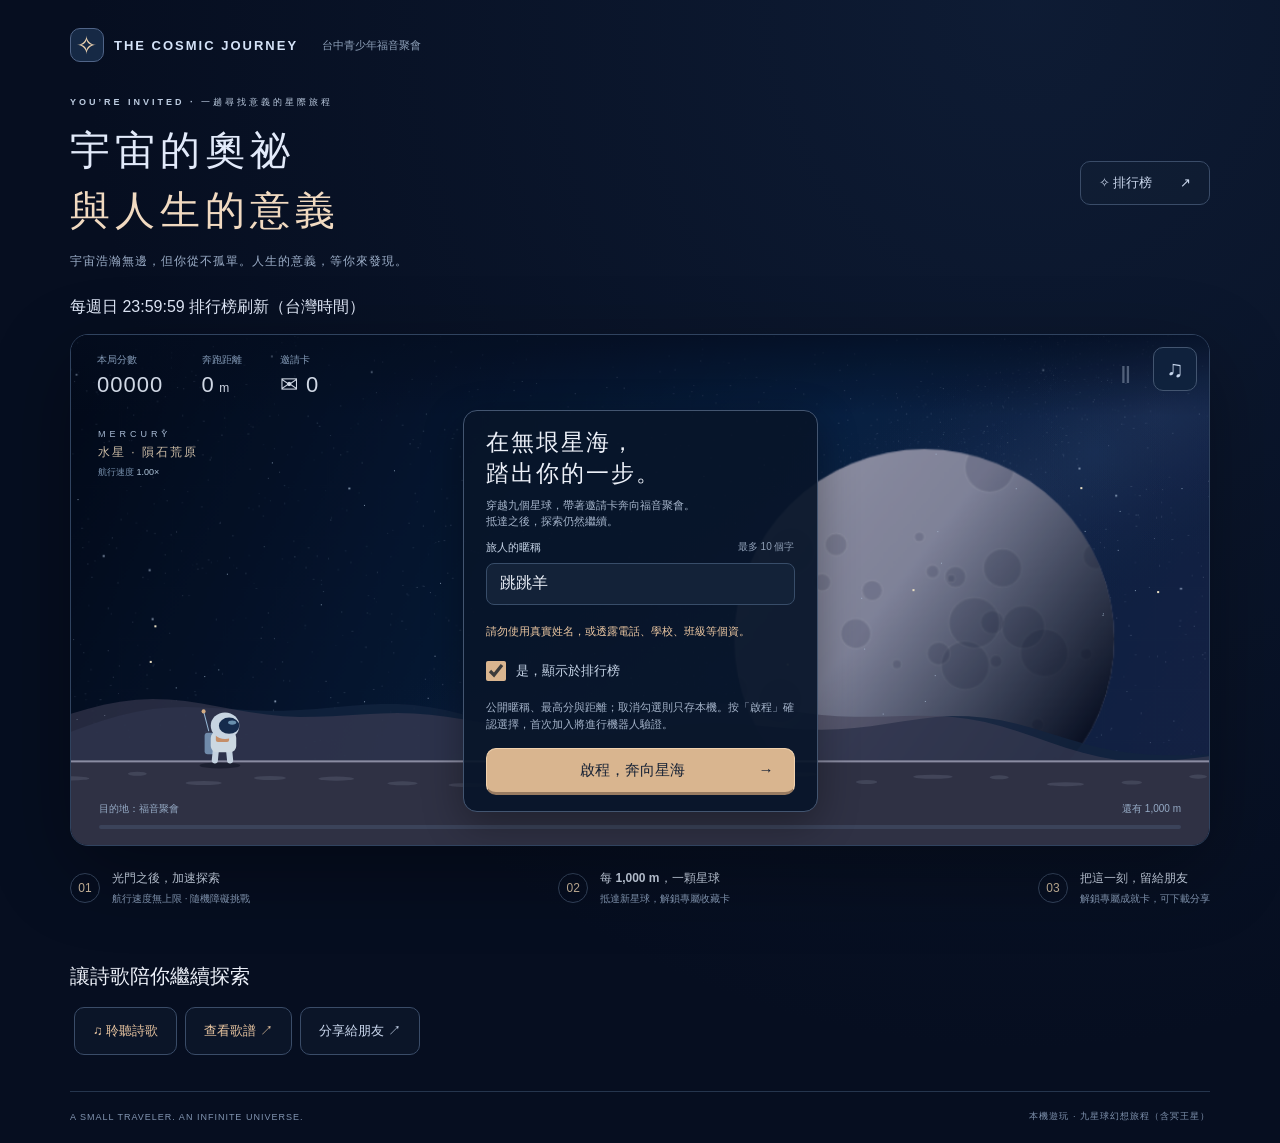
<file: index.html>
<!doctype html>
<html lang="zh-Hant">
<head>
  <meta charset="utf-8">
  <meta http-equiv="Content-Security-Policy" content="default-src 'none'; script-src 'self' https://challenges.cloudflare.com; frame-src https://challenges.cloudflare.com; style-src 'self'; img-src 'self' data: blob:; connect-src https://awudkucbxwviqikwxcuz.supabase.co https://challenges.cloudflare.com; font-src 'self'; media-src 'self' blob:; object-src 'none'; base-uri 'none'; form-action 'none'">
  <meta name="referrer" content="no-referrer">
  <meta name="viewport" content="width=device-width, initial-scale=1, viewport-fit=cover">
  <meta name="theme-color" content="#060e20">
  <title>宇宙的奧祕與人生的意義 · 星海旅人</title>
  <link rel="stylesheet" href="styles.css?v=7">
  <link rel="stylesheet" href="layout.css?v=16">
</head>
<body>
<main class="shell">
  <header><a class="brand" href="./index.html"><span class="brand-icon">✧</span> THE COSMIC JOURNEY <small>台中青少年福音聚會</small></a></header>
  <section class="heading"><div><p class="eyebrow">YOU’RE INVITED · 一趟尋找意義的星際旅程</p><h1>宇宙的奧祕<span>與人生的意義</span></h1><p class="intro">宇宙浩瀚無邊，但你從不孤單。人生的意義，等你來發現。</p></div><button id="leaderboard" class="outline">✧ 排行榜 <span>↗</span></button></section>
  <p class="weekly-notice">每週日 23:59:59 排行榜刷新（台灣時間）</p><section class="game" aria-label="奔向福音聚會跑酷遊戲">
    <button id="sound" class="icon game-sound" aria-label="關閉聲音" aria-pressed="true">♫ <span>聲音開啟</span></button>
    <div class="hud"><div><small>本局分數</small><strong id="score">00000</strong></div><div><small>奔跑距離</small><strong><span id="distance">0</span><em> m</em></strong></div><div><small>邀請卡</small><strong>✉ <span id="cards">0</span></strong></div><button id="pause" class="icon" aria-label="暫停遊戲" disabled>Ⅱ</button></div>
    <canvas id="world" width="960" height="500" aria-label="小小太空人穿越星球；點擊遊戲區域或按空白鍵跳躍"></canvas>
    <div class="sector"><span id="planet-en">MERCURY</span><b id="planet-name">水星 · 隕石荒原</b><small>航行速度 <strong id="velocity">1.00×</strong></small></div>
    <div class="route"><span id="route-label">目的地：福音聚會</span><span id="remaining">還有 1,000 m</span><div class="track"><div id="progress"></div></div></div>
    <div id="toast" role="status"></div>
    <div id="achievement-notice" role="status"></div><div id="arrival-banner" role="status"></div>
    <section id="start-panel" class="overlay"><div class="start-card"><span class="pill">渺小的我，也有被尋見的意義</span><h2>在無垠星海，<br>踏出你的一步。</h2><p>穿越九個星球，帶著邀請卡奔向福音聚會。<br>抵達之後，探索仍然繼續。</p><label for="nickname">旅人的暱稱 <small>最多 10 個字</small></label><input id="nickname" maxlength="10" placeholder="例如：星海旅人" autocomplete="off" aria-describedby="nickname-warning"><p id="nickname-warning">請勿使用真實姓名，或透露電話、學校、班級等個資。</p><label id="cloud-consent-label" hidden><input type="checkbox" id="cloud-consent" checked aria-describedby="sharing-help">是，顯示於排行榜</label><p id="sharing-help">公開暱稱、最高分與距離；取消勾選則只存本機。按「啟程」確認選擇，首次加入將進行機器人驗證。</p><button id="start" class="primary">啟程，奔向星海 <span>→</span></button><p class="hint">手機點擊畫面 · 電腦按空白鍵</p></div></section>
    <section id="pause-panel" class="overlay" hidden><div class="panel"><span class="pill">休息一下也很好</span><h2>等你，一起跑。</h2><p>準備好了再繼續，路程會為你保留。</p><button id="resume" class="primary">繼續奔跑 →</button><button class="outline restart">重新開始</button></div></section>
    <section id="end-panel" class="overlay" hidden><div class="panel"><span class="pill" id="end-badge">每一步都算數</span><h2 id="end-title">跑得真不錯！</h2><strong id="final-score" class="big-score">0</strong><p id="result-detail"></p><div class="best">個人最佳 <b id="best-score">0</b></div><p id="rank-summary"></p><button class="primary restart">再跑一次 →</button><button id="end-ranking" class="outline">看看排行榜</button></div></section>
  </section>
  <section class="notes"><div><span>01</span><p><b>光門之後，加速探索</b><small>航行速度無上限 · 隨機障礙挑戰</small></p></div><div><span>02</span><p><b>每 1,000 m，一顆星球</b><small>抵達新星球，解鎖專屬收藏卡</small></p></div><div><span>03</span><p><b>把這一刻，留給朋友</b><small>解鎖專屬成就卡，可下載分享</small></p></div></section>
  <button id="last-achievement" class="outline" hidden>✧ 我的星球收藏冊</button>
  <section class="song-links" aria-label="詩歌與分享"><h2>讓詩歌陪你繼續探索</h2><a class="outline" target="_blank" rel="noopener noreferrer" href="https://www.youtube.com/watch?v=xV9PY0BLk3M&amp;list=RDxV9PY0BLk3M&amp;start_radio=1">♫ 聆聽詩歌</a><a class="outline" target="_blank" rel="noopener noreferrer" href="https://reurl.cc/3K1YKX">查看歌譜 ↗</a><button id="share-game" class="outline">分享給朋友 ↗</button><p id="share-status" role="status"></p><div id="share-fallback" hidden><a id="share-line" target="_blank" rel="noopener noreferrer">LINE</a> · <a id="share-facebook" target="_blank" rel="noopener noreferrer">Facebook</a> · <a id="share-x" target="_blank" rel="noopener noreferrer">X</a><label for="share-url">複製網址後可貼到其他社群</label><input id="share-url" readonly aria-label="遊戲分享網址"></div></section><footer><span>A SMALL TRAVELER. AN INFINITE UNIVERSE.</span><span>本機遊玩 · 九星球幻想旅程（含冥王星）</span></footer>
</main>
<dialog id="ranking"><div class="dialog-top"><p class="eyebrow">GOOD NEWS · GREAT RUNS</p><button id="close-ranking" class="icon" aria-label="關閉排行榜">×</button></div><h2>一起跑，更好玩。</h2><p id="ranking-note">本機排行榜 · 示範選手已標記，尚未跨手機連線。</p><p class="weekly-notice">每週日 23:59:59 結束本週排行，週一 00:00 重新計算（台灣時間）。上週成績將從網站排行榜移除，僅在後台資料庫保留。</p><div class="tabs"><button data-tab="week" aria-pressed="true">本週排行</button><button data-tab="today" aria-pressed="false">今日排行</button></div><div id="rank-list"></div><details class="rank-privacy"><summary>資料與隱私</summary><p>取消參加不會刪除過往成績；可在此刪除。</p><button id="delete-cloud-scores" class="outline" hidden>刪除我的雲端成績</button> <a href="privacy.html">資料使用說明</a><p id="privacy-status" role="status"></p></details><p class="hint">每位選手顯示最佳成績 · 同分以較遠距離優先</p></dialog>
<dialog id="achievement" aria-labelledby="achievement-title"><p class="eyebrow">COSMIC COLLECTION · 星海足跡</p><h2 id="achievement-title">九星旅人，正式加冕。</h2><p id="achievement-caption">你穿越了整片星海。這一刻，值得被記住。</p><nav id="card-album" aria-label="已解鎖的成就卡"></nav><canvas id="achievement-card" width="900" height="1100" role="img" aria-label="九星旅人成就卡：包含暱稱、分數、距離及九個星球"></canvas><p id="achievement-status" role="status">下載成就卡，或直接截圖分享給朋友。</p><div class="achievement-actions"><button id="save-achievement" class="primary">下載成就卡 PNG ↓</button><button id="continue-achievement" class="outline">繼續探索 →</button></div></dialog>
<dialog id="captcha-dialog" aria-labelledby="captcha-title"><h2 id="captcha-title">確認一下，就能出發</h2><p>首次參加排行榜需要完成驗證。取消後仍可在本機遊玩。</p><div id="captcha-widget"></div><button id="captcha-cancel" class="outline">取消驗證，僅在本機遊玩</button></dialog>
<script src="js/share.js?v=16"></script><script src="js/config.js?v=16"></script><script src="js/cloud-config.js?v=11"></script><script src="js/captcha.js?v=11"></script><script src="js/cloud.js?v=11"></script><script src="js/storage.js?v=17"></script><script src="js/audio.js?v=16"></script><script src="js/space.js?v=16"></script><script src="js/achievement.js?v=16"></script><script src="js/obstacles.js?v=11"></script><script src="js/game.js?v=17"></script>
</body>
</html>
</file>
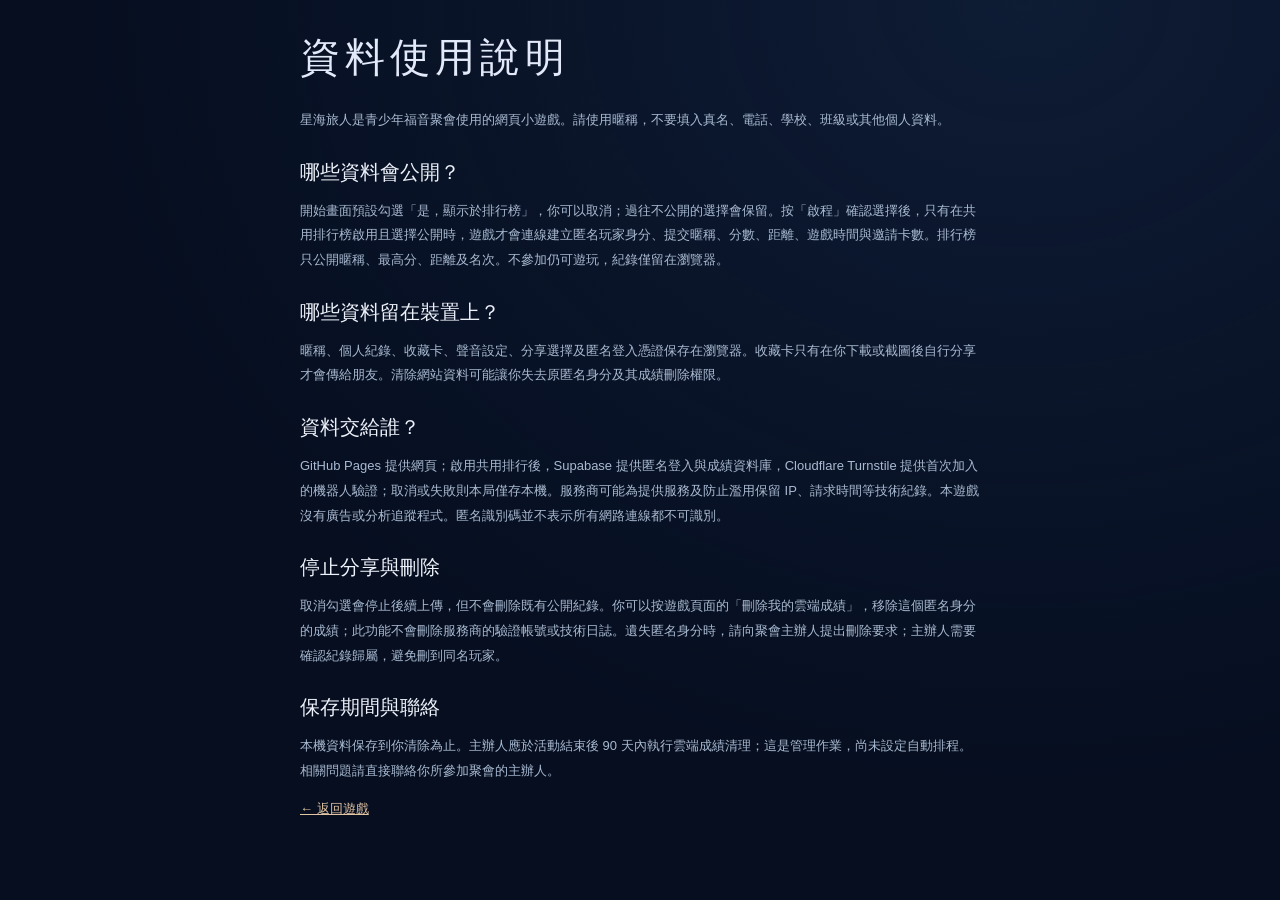
<file: privacy.html>
<!doctype html><html lang="zh-Hant"><head><meta charset="utf-8"><meta name="viewport" content="width=device-width,initial-scale=1"><meta name="referrer" content="no-referrer"><meta http-equiv="Content-Security-Policy" content="default-src 'none'; style-src 'self'; base-uri 'none'; form-action 'none'"><title>資料使用說明 · 星海旅人</title><link rel="stylesheet" href="styles.css?v=7"></head><body><main class="shell privacy-page"><h1>資料使用說明</h1><p>星海旅人是青少年福音聚會使用的網頁小遊戲。請使用暱稱，不要填入真名、電話、學校、班級或其他個人資料。</p><h2>哪些資料會公開？</h2><p>開始畫面預設勾選「是，顯示於排行榜」，你可以取消；過往不公開的選擇會保留。按「啟程」確認選擇後，只有在共用排行榜啟用且選擇公開時，遊戲才會連線建立匿名玩家身分、提交暱稱、分數、距離、遊戲時間與邀請卡數。排行榜只公開暱稱、最高分、距離及名次。不參加仍可遊玩，紀錄僅留在瀏覽器。</p><h2>哪些資料留在裝置上？</h2><p>暱稱、個人紀錄、收藏卡、聲音設定、分享選擇及匿名登入憑證保存在瀏覽器。收藏卡只有在你下載或截圖後自行分享才會傳給朋友。清除網站資料可能讓你失去原匿名身分及其成績刪除權限。</p><h2>資料交給誰？</h2><p>GitHub Pages 提供網頁；啟用共用排行後，Supabase 提供匿名登入與成績資料庫，Cloudflare Turnstile 提供首次加入的機器人驗證；取消或失敗則本局僅存本機。服務商可能為提供服務及防止濫用保留 IP、請求時間等技術紀錄。本遊戲沒有廣告或分析追蹤程式。匿名識別碼並不表示所有網路連線都不可識別。</p><h2>停止分享與刪除</h2><p>取消勾選會停止後續上傳，但不會刪除既有公開紀錄。你可以按遊戲頁面的「刪除我的雲端成績」，移除這個匿名身分的成績；此功能不會刪除服務商的驗證帳號或技術日誌。遺失匿名身分時，請向聚會主辦人提出刪除要求；主辦人需要確認紀錄歸屬，避免刪到同名玩家。</p><h2>保存期間與聯絡</h2><p>本機資料保存到你清除為止。主辦人應於活動結束後 90 天內執行雲端成績清理；這是管理作業，尚未設定自動排程。相關問題請直接聯絡你所參加聚會的主辦人。</p><p><a href="index.html">← 返回遊戲</a></p></main></body></html>
</file>
<file: styles.css>
:root{font-family:ui-rounded,"PingFang TC","Microsoft JhengHei",sans-serif;color:#253e35;background:#f8f6ef;font-synthesis:none}*{box-sizing:border-box}body{margin:0}button,input{font:inherit}button{cursor:pointer;min-height:44px;border:0}button:focus-visible,a:focus-visible,input:focus-visible{outline:3px solid #e47835;outline-offset:4px}button:disabled{opacity:.4;cursor:default}[hidden]{display:none!important}.shell{max-width:1120px;margin:auto;padding:28px 40px 20px}header,.heading,.brand,.hud,.notes,.notes>div,footer,.dialog-top{display:flex;align-items:center;justify-content:space-between}.brand{gap:10px;text-decoration:none;color:inherit;font-size:13px;font-weight:850;letter-spacing:1px}.brand small{font-size:11px;font-weight:400;letter-spacing:0;margin-left:14px;color:#758277}.brand-icon{display:grid;place-items:center;border-radius:10px;background:#265b43;color:#fff;width:34px;height:34px;font-size:25px}.icon{background:transparent;color:#365748;border-radius:10px;font-size:23px;padding:5px 10px}.icon span{font-size:11px;vertical-align:middle}.heading{margin:36px 0 24px;gap:20px}.eyebrow{font-size:10px;letter-spacing:2px;color:#6c8069;font-weight:700;margin:0 0 12px}h1{font-size:42px;letter-spacing:-2px;margin:0;font-weight:850}h1 span{color:#3e7751}h1 i{font-style:normal;color:#ea8b49;margin-left:12px}.intro{font-size:13px;color:#7d8275;margin:12px 0 0}.outline{background:transparent;border:1px solid #bac6af;border-radius:10px;color:#365748;padding:10px 18px;font-size:13px}.outline span{margin-left:24px}.game{position:relative;overflow:hidden;border:1px solid #cfdbbc;border-radius:22px;background:#dff0ed;box-shadow:0 12px 32px #36574808;user-select:none}.hud{position:absolute;top:0;left:0;right:0;padding:20px 28px;z-index:1;justify-content:flex-start;gap:42px;pointer-events:none}.hud small{display:block;font-size:10px;color:#698275;margin-bottom:5px}.hud strong{font-size:23px;font-variant-numeric:tabular-nums;letter-spacing:1px}.hud em{font-size:12px;font-style:normal}.hud button{margin-left:auto;pointer-events:auto}canvas{display:block;width:100%;height:470px;touch-action:none}.route{position:absolute;bottom:15px;left:28px;right:28px;display:flex;justify-content:space-between;flex-wrap:wrap;font-size:10px;color:#446748;gap:9px;pointer-events:none}.track{width:100%;height:4px;background:#5a76452a;border-radius:5px;overflow:hidden}.track div{height:100%;width:0;background:#41784c;transition:width .2s}.overlay{position:absolute;inset:0;z-index:2;display:flex;align-items:center;justify-content:center;background:#e9f2df42;backdrop-filter:blur(3px);padding:16px}.start-card,.panel{background:#fffdf5f5;border:1px solid #fff;border-radius:20px;box-shadow:0 10px 30px #43624312;padding:25px 30px;width:350px;text-align:center}.pill{display:inline-block;padding:6px 10px;border-radius:30px;background:#e9efd9;color:#557342;font-size:10px;letter-spacing:1px}h2{font-size:29px;line-height:1.35;margin:13px 0;color:#294e3a}.start-card p,.panel p,dialog>p{font-size:12px;line-height:1.7;color:#78816e}label{display:flex;justify-content:space-between;text-align:left;font-size:11px;margin-top:17px}label small{color:#8c927f;font-size:10px}input{margin:8px 0 12px;background:#f7f7ee;border:1px solid #d7dfcc;padding:11px 13px;width:100%;border-radius:8px;color:#294e3a}.primary{background:#ed914e;color:#fffdf4;border:1px solid #df8341;border-bottom:3px solid #c77539;border-radius:10px;padding:12px 20px;width:100%;font-weight:750;font-size:15px}.primary:hover{background:#e58541}.primary span{float:right}.hint{font-size:10px!important;color:#8a917f!important;margin-bottom:0}.panel .outline{width:100%;margin-top:10px}.big-score{font-size:43px;letter-spacing:-1px;color:#3f744e}.best{display:flex;justify-content:space-between;font-size:12px;background:#eef1e4;padding:10px;border-radius:8px}.notes{padding:24px 0;gap:20px}.notes>div{justify-content:flex-start;gap:12px}.notes>div>span{font-size:12px;color:#839474;border:1px solid #d8dfcd;border-radius:50%;width:30px;height:30px;display:grid;place-items:center}.notes p{margin:0}.notes b,.notes small{display:block}.notes b{font-size:12px;font-weight:600;margin-bottom:5px}.notes small{font-size:10px;color:#858b7c}footer{border-top:1px solid #e0e3d5;padding-top:18px;color:#929889;font-size:9px;letter-spacing:1px}#toast{position:absolute;top:96px;left:50%;transform:translateX(-50%);text-align:center;white-space:pre-line;width:85%;font-weight:750;color:#345633;font-size:21px;pointer-events:none;text-shadow:0 2px 8px #fff;z-index:1}dialog{border:1px solid #dae0cb;border-radius:22px;background:#fffdf5;color:#294e3a;width:480px;max-width:calc(100% - 28px);max-height:85dvh;padding:24px}dialog::backdrop{background:#1d392b70;backdrop-filter:blur(4px)}.dialog-top .eyebrow{margin:0}.tabs{display:flex;background:#eef0e3;padding:4px;border-radius:10px;margin:20px 0 10px}.tabs button{flex:1;background:transparent;border-radius:8px;color:#6d7f60;font-size:12px}.tabs button[aria-pressed=true]{background:#fffdf5;box-shadow:0 2px 5px #334d3010;color:#315b3b}.rank-row{display:grid;grid-template-columns:26px 1fr auto;gap:10px;align-items:center;padding:14px 5px;border-bottom:1px solid #e6e8dc;font-size:13px}.rank-row small{display:block;font-size:10px;color:#8b9380;margin-top:4px}.rank-row.mine{background:#edf2dd}.rank-row>b{color:#d78741}.rank-row strong{text-align:right;font-variant-numeric:tabular-nums}
@media(min-width:850px){.start-card{margin-left:-40%}.start-card h2{font-size:32px}}
@media(max-width:600px){.shell{padding:17px 16px}.brand{font-size:10px}.brand small{display:none}.heading{margin:25px 0 19px;align-items:flex-end;gap:8px}h1{font-size:29px;letter-spacing:-1.5px}h1 i{display:none}.intro{font-size:11px;max-width:230px;line-height:1.7}.eyebrow{font-size:9px;letter-spacing:1px}.heading>.outline{padding:8px 10px;font-size:11px;white-space:nowrap}.heading>.outline span{display:none}.game{border-radius:17px}canvas{height:480px}.hud{padding:17px 16px;gap:20px}.hud strong{font-size:19px}.hud small{font-size:9px}.route{left:16px;right:16px}.start-card,.panel{padding:22px;width:300px}.notes{gap:9px;padding:20px 0;align-items:flex-start}.notes>div{display:block;flex:1}.notes>div>span{margin-bottom:8px;width:25px;height:25px;font-size:10px}.notes b{font-size:11px}.notes small{font-size:9px;line-height:1.6}footer{gap:10px;font-size:8px;line-height:1.7}.icon span{display:none}}
@media(max-height:550px) and (orientation:landscape){.heading,.notes,footer{display:none}header{margin-bottom:10px}.shell{padding:10px 20px}canvas{height:360px}.start-card,.panel{padding:12px 24px}.start-card h2{font-size:22px;margin:5px}.start-card h2 br{display:none}.start-card p{margin:5px}label{margin-top:6px}}
@media(max-height:550px) and (orientation:landscape){canvas{height:calc(100dvh - 76px);min-height:290px}.overlay{overflow:auto}.panel h2{font-size:22px;margin:5px}.panel .big-score{font-size:30px}.panel p{margin:5px}.panel .best{padding:6px}}

/* Cosmic invitation palette: midnight blue, starlight and the warmth of a distant dawn. */
:root{color:#e2eafa;background:#060e20;font-family:"PingFang TC","Microsoft JhengHei",sans-serif}
body{background:radial-gradient(ellipse at 80% 0,#172b4b77,transparent 65%),#060e20}
.shell{max-width:1220px}.brand{color:#d5e3f8;letter-spacing:2px}.brand small{color:#8c9eb7}.brand-icon{background:#162945;border:1px solid #506487;color:#eed3b1}.icon{color:#c7d7ed}.heading{margin:34px 0 27px}h1{font-family:"Songti TC","Noto Serif TC",serif;font-size:40px;font-weight:500;letter-spacing:5px;line-height:1.5}h1 span{display:block;color:#f1dac1}.intro{color:#9caec8;font-size:12px;letter-spacing:1px}.eyebrow{color:#bdcce1;letter-spacing:3px;font-size:9px}.outline{border-color:#3a4c68;color:#cddaf0;background:#15243a55}.game{border-color:#30435f;border-radius:18px;background:#071327;box-shadow:0 25px 80px #0005}canvas{height:510px}.hud{background:linear-gradient(#040d20ba,transparent);padding:18px 26px}.hud small{color:#91a9c7}.hud strong{color:#e6edfa;font-weight:500;font-size:22px}.route{color:#a4bad6;bottom:16px}.track{background:#759bc233}.track div{background:linear-gradient(90deg,#799dc7,#ebc59b)}.overlay{background:#030b1818;backdrop-filter:none}.start-card,.panel{background:#081529ed;border:1px solid #435570;box-shadow:0 12px 40px #0005;border-radius:14px}.start-card{text-align:left;width:355px}.start-card h2{font-family:"Songti TC",serif;font-weight:400;letter-spacing:2px}.start-card .hint{text-align:center}h2{color:#edf1f9}.pill{color:#e2c5a3;background:#cfb48f15;border:1px solid #9b89634d;font-size:10px}.start-card p,.panel p,dialog>p{color:#a4b3c9}label{color:#c7d5e8}label small{color:#8e9eb5}input{background:#132238;border-color:#384d69;color:#ecf1f9}.primary{background:#d9b58f;border:1px solid #f1d2ae;border-bottom:3px solid #997b61;color:#172235}.primary:hover{background:#e4c5a4}.hint{color:#94a8c2!important}.big-score{color:#e0c19e}.best{background:#182b44}.notes>div>span{border-color:#34445d;color:#cdb99e}.notes b{color:#cfdaeb}.notes small{color:#879bb7}footer{border-color:#25354d;color:#8194b0}.sector{position:absolute;left:27px;top:94px;display:flex;flex-direction:column;gap:5px;pointer-events:none}.sector>span{font-size:9px;letter-spacing:4px;color:#b9cde8}.sector>b{font-size:12px;font-weight:400;letter-spacing:2px;color:#e1ceb4}.sector small{font-size:9px;color:#849fbd}.sector strong{font-weight:400;color:#c1d8ed}#toast{top:162px;font-size:16px;color:#f1dfc7;text-shadow:0 2px 12px #000;background:#0b1b3080;border-radius:10px;width:auto;max-width:90%;padding:0 14px;line-height:1.9}dialog{color:#e5edfa;background:#0c192d;border-color:#485772}dialog::backdrop{background:#030815b0}.tabs{background:#17263b}.tabs button{color:#a8bad2}.tabs button[aria-pressed=true]{background:#344966;color:#fff}.rank-row{border-color:#283a55}.rank-row small{color:#8ca6c4}.rank-row.mine{background:#1e354a}.rank-row>b{color:#dfbd92}
@media(min-width:850px){.start-card{margin-left:-49%;}.start-card h2{font-size:30px}}
@media(max-width:600px){.shell{padding:15px 14px}.brand{font-size:9px;letter-spacing:1px}.heading{margin:23px 0 18px;align-items:center}h1{font-size:26px;letter-spacing:3px}.heading .eyebrow{font-size:8px;letter-spacing:1px}.intro{font-size:10px;letter-spacing:0;max-width:250px}.heading>.outline{padding:7px;font-size:10px}.hud{padding:17px 14px;gap:18px}.hud strong{font-size:18px}canvas{height:490px}.sector{left:16px;top:88px}.start-card{width:292px;padding:22px}.start-card h2{font-size:26px}.start-card p{font-size:11px}.notes small{font-size:9px}.route{font-size:9px;left:14px;right:14px}.sector>b{font-size:11px}.sector>span{font-size:8px}#toast{font-size:13px}.notes{gap:10px}}
@media(max-height:550px) and (orientation:landscape){canvas{height:calc(100dvh - 76px);min-height:290px}.start-card{padding:12px 22px;width:350px}.start-card h2{font-size:22px}.start-card h2 br{display:none}.start-card p{font-size:11px}.sector{top:78px}}
@media(prefers-reduced-motion:reduce){.track div{transition:none}}
@media(max-height:550px) and (orientation:landscape){.start-card{padding:10px 20px}.start-card h2{font-size:18px;letter-spacing:.5px;white-space:nowrap}.start-card p{font-size:10px;line-height:1.5;margin:4px 0}.start-card input{padding:8px 12px;margin:5px 0 8px}.start-card label{margin-top:5px}.start-card .primary{padding:9px 16px}.start-card .pill{padding:4px 8px}}
.privacy-settings{margin:18px 0 24px;padding:16px 18px;border:1px solid #293d59;border-radius:12px;background:#0b192d;color:#a9bad1;font-size:11px;line-height:1.7}.privacy-settings p{margin:0 0 8px}.privacy-settings label{display:flex;justify-content:flex-start;align-items:flex-start;gap:8px;margin:8px 0;color:#d3deed}.privacy-settings label input{width:auto;margin:3px 0 0;accent-color:#d9b58f}.privacy-settings .outline{min-height:36px;padding:7px 12px;margin:3px 8px 3px 0;font-size:11px}.privacy-settings a{color:#e2c5a3}.privacy-settings [role=status]{display:inline;color:#d9b58f}.privacy-page{max-width:760px}.privacy-page h1{margin-bottom:20px}.privacy-page h2{font-family:inherit;font-size:20px;letter-spacing:0;margin-top:26px}.privacy-page p{color:#a9bad1;font-size:13px;line-height:1.9}.privacy-page a{color:#e2c5a3}
#achievement{width:460px;max-height:94dvh;text-align:center;padding:20px}#achievement h2{font-size:25px;margin:8px 0}#achievement>p{font-size:11px;line-height:1.5;margin:8px 0}#achievement-card{width:auto;max-width:100%;height:min(45dvh,470px);aspect-ratio:9/11;margin:12px auto;touch-action:auto;border-radius:8px}.achievement-actions{display:flex;gap:10px}.achievement-actions button{flex:1;font-size:12px;padding:10px;white-space:nowrap}#last-achievement{margin:0 0 18px}#achievement::backdrop{background:#010817e8}#card-album{display:flex;gap:6px;overflow:auto;padding:5px 0}#card-album button{font-size:10px;white-space:nowrap;padding:5px 9px;min-height:36px}#card-album button[aria-pressed=true]{background:#435676;color:#fff}@media(max-height:550px) and (orientation:landscape){#achievement{width:650px;display:grid;grid-template-columns:1fr 1fr;gap:4px 16px}#achievement:not([open]){display:none}#achievement-card{grid-column:1;grid-row:1/8;height:75dvh;margin:0 auto}#achievement .achievement-actions{flex-direction:column}#achievement .eyebrow,#achievement h2,#achievement>p,#achievement .achievement-actions,#card-album{grid-column:2}#card-album{max-width:285px}}
</file>
<file: layout.css>
#achievement-notice{position:absolute;top:76px;left:25%;right:15%;text-align:center;font-size:12px;letter-spacing:1px;color:#e2cfb5;opacity:0;pointer-events:none;z-index:1;text-shadow:0 1px 6px #000}
.rank-privacy{margin-top:18px;font-size:12px;color:#a4b3c9}.rank-privacy summary{cursor:pointer;padding:10px 0}.rank-privacy a{color:#eac6a1}
.song-links{padding:20px 0;line-height:2;order:3}.song-links h2{font-size:20px}.song-links .outline{display:inline-block;margin:4px;text-decoration:none}.song-links a{color:#eac6a1}.song-links p{font-size:12px;color:#b7c9e2}.song-links input{max-width:480px;user-select:text}
#arrival-banner{position:absolute;top:42%;left:5%;right:5%;text-align:center;font-weight:800;font-size:clamp(22px,4vw,44px);color:#ffe2b5;text-shadow:0 2px 12px #020919;opacity:0;pointer-events:none;z-index:2;line-height:1.5}
#arrival-banner::after{content:'邀請卡已收藏 · +2,000 分 · 積分 ×1.5';display:block;font-size:clamp(11px,1.5vw,16px);font-weight:500}
@media (orientation:landscape) and (max-height:550px){#arrival-banner{font-size:clamp(22px,4vh,32px);top:38%}}
/* Longer preflight form stays scrollable even on small landscape screens. */
#start-panel{overflow-y:auto;align-items:flex-start;padding-top:58px}
#start-panel .start-card{margin:auto;flex-shrink:0;padding:16px 22px}
#start-panel .pill,#start-panel .hint{display:none}
#start-panel h2{font-size:23px;margin:0 0 8px}
#start-panel p{font-size:11px;margin:6px 0;line-height:1.5}
#start-panel label{margin-top:10px}
#cloud-consent-label{justify-content:flex-start;align-items:center;gap:10px;min-height:44px;font-size:13px}
#cloud-consent{width:20px;height:20px;margin:0;accent-color:#d9b58f;flex-shrink:0}
#nickname-warning{color:#eac6a1}
#sharing-help{padding-bottom:10px}
/* Keep controls reachable above the start/pause overlays. */
.game-sound{position:absolute;right:12px;top:12px;z-index:3;min-width:44px;background:#10223deb;border:1px solid #435570}
.game-sound span{display:none}
.hud{padding-right:68px;gap:clamp(10px,3vw,42px)}
.hud>div{min-width:0}
.hud strong{font-size:clamp(14px,3vw,22px)}
.hud button{flex-shrink:0}
/* Landscape uses the available screen instead of a compressed card under a header.
   The canvas world recalculates its width from this exact aspect ratio. */
@media (orientation:landscape) and (max-height:550px){
 .shell{padding:8px max(8px,env(safe-area-inset-right)) 16px max(8px,env(safe-area-inset-left))}
 .shell>header{display:none}
 .heading{display:flex;margin:12px 0;order:2}
 .heading h1,.heading .intro,.heading .eyebrow{display:none}
 .shell{display:flex;flex-direction:column}
 .game{order:1;height:calc(100svh - 16px);min-height:240px;flex:none;border-radius:12px}
 #world{height:100%;min-height:0;width:100%}
 .shell>.notes,.shell>#last-achievement,.shell>.privacy-settings,.shell>footer{order:3}
 .hud{padding:10px 68px 10px 16px}
 .game-sound{top:8px;right:8px}
 .sector{top:68px;left:16px;gap:3px}
 .route{bottom:8px;left:16px;right:16px}
 .overlay{padding:58px 12px 12px;align-items:flex-start;overflow:auto}
 .start-card,.panel{margin:0 auto;width:min(420px,100%);padding:12px 20px}
 .start-card h2{white-space:normal}
 .start-card .pill,.start-card .hint{display:none}
 #toast{top:115px;font-size:12px}
}
</file>
